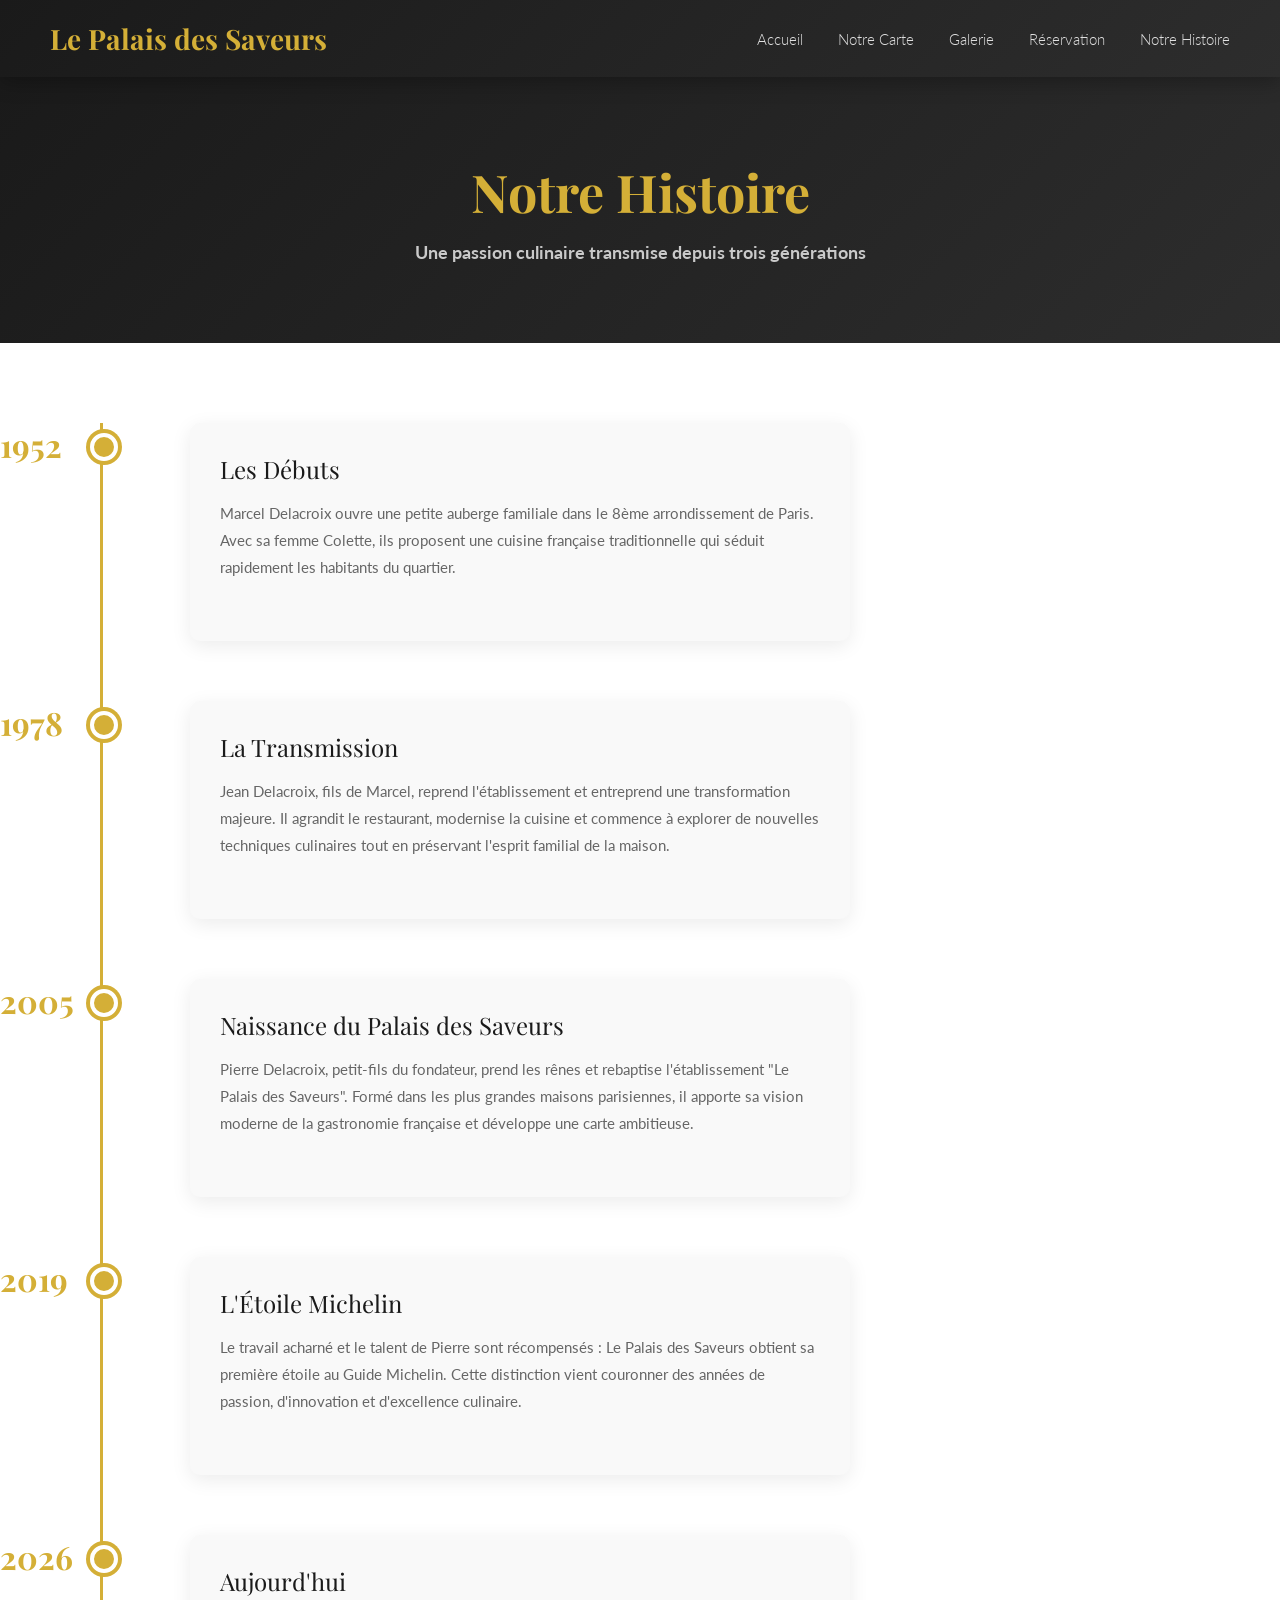
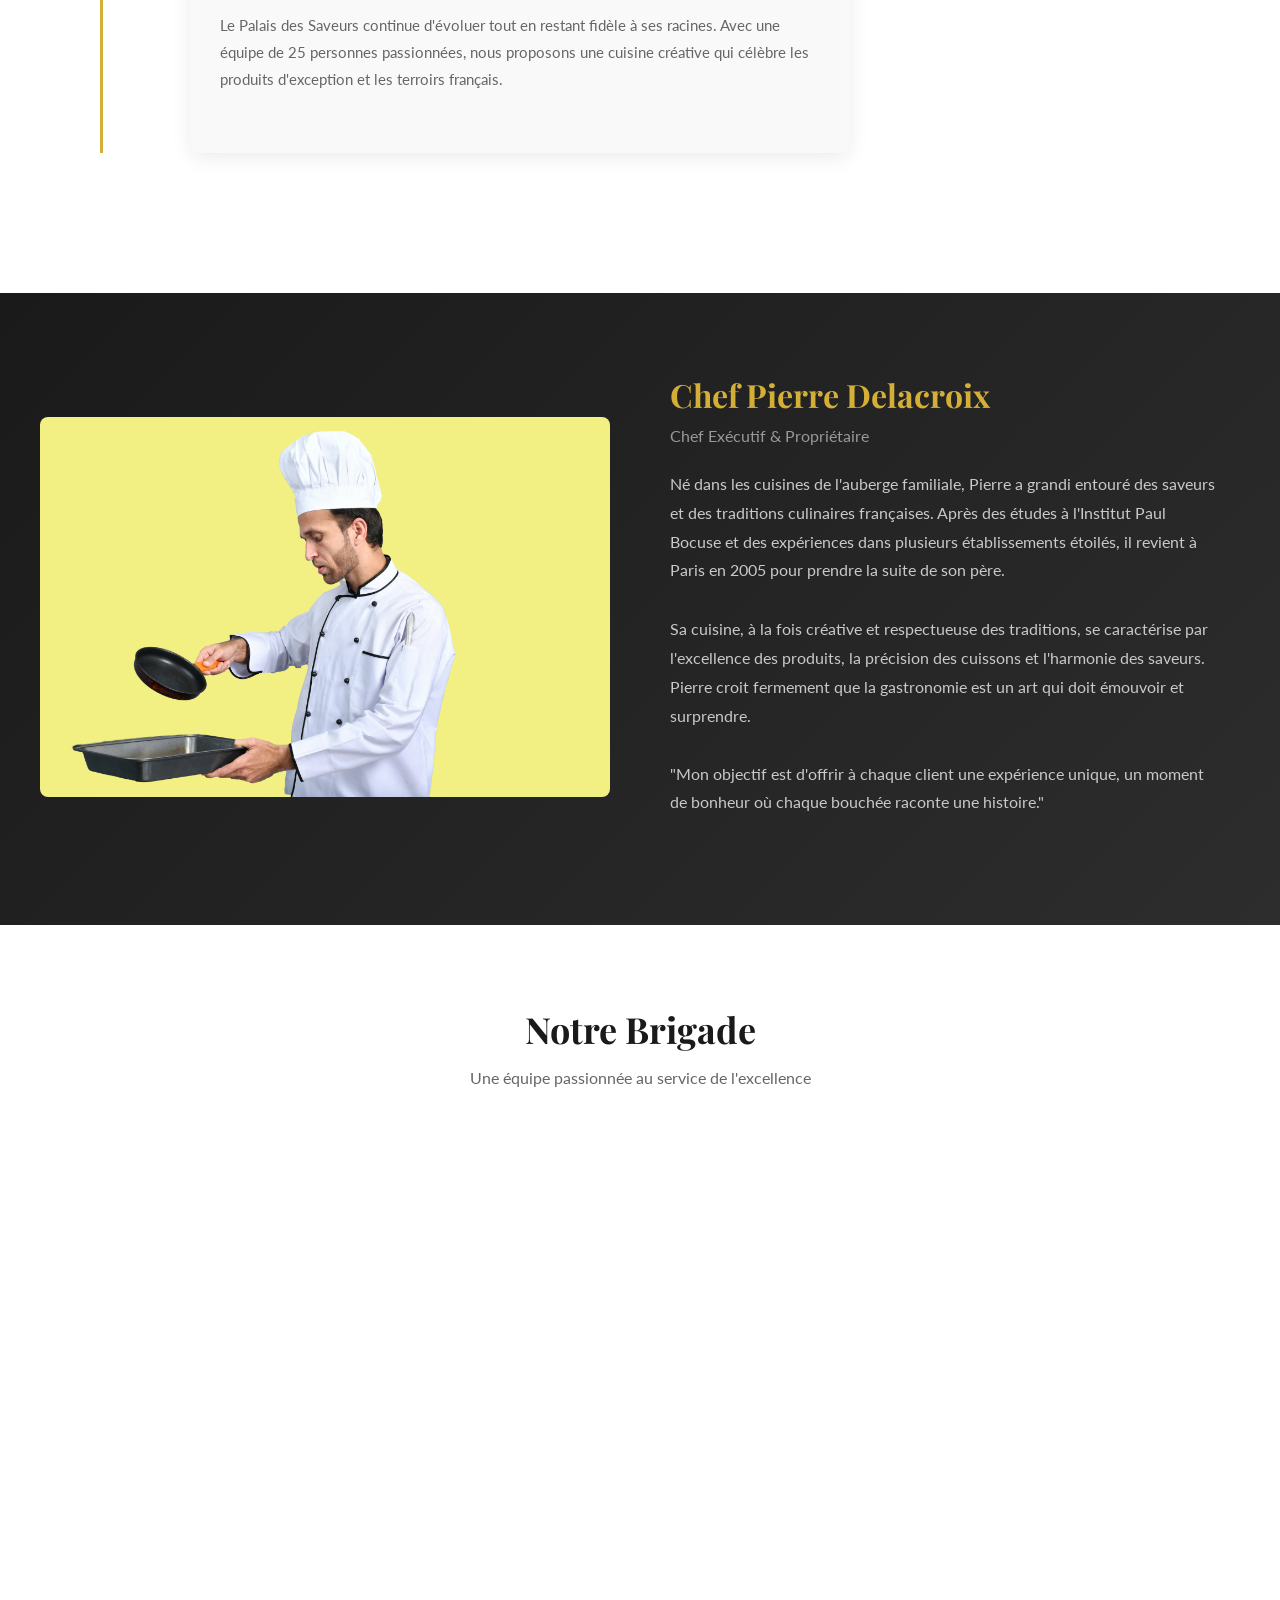
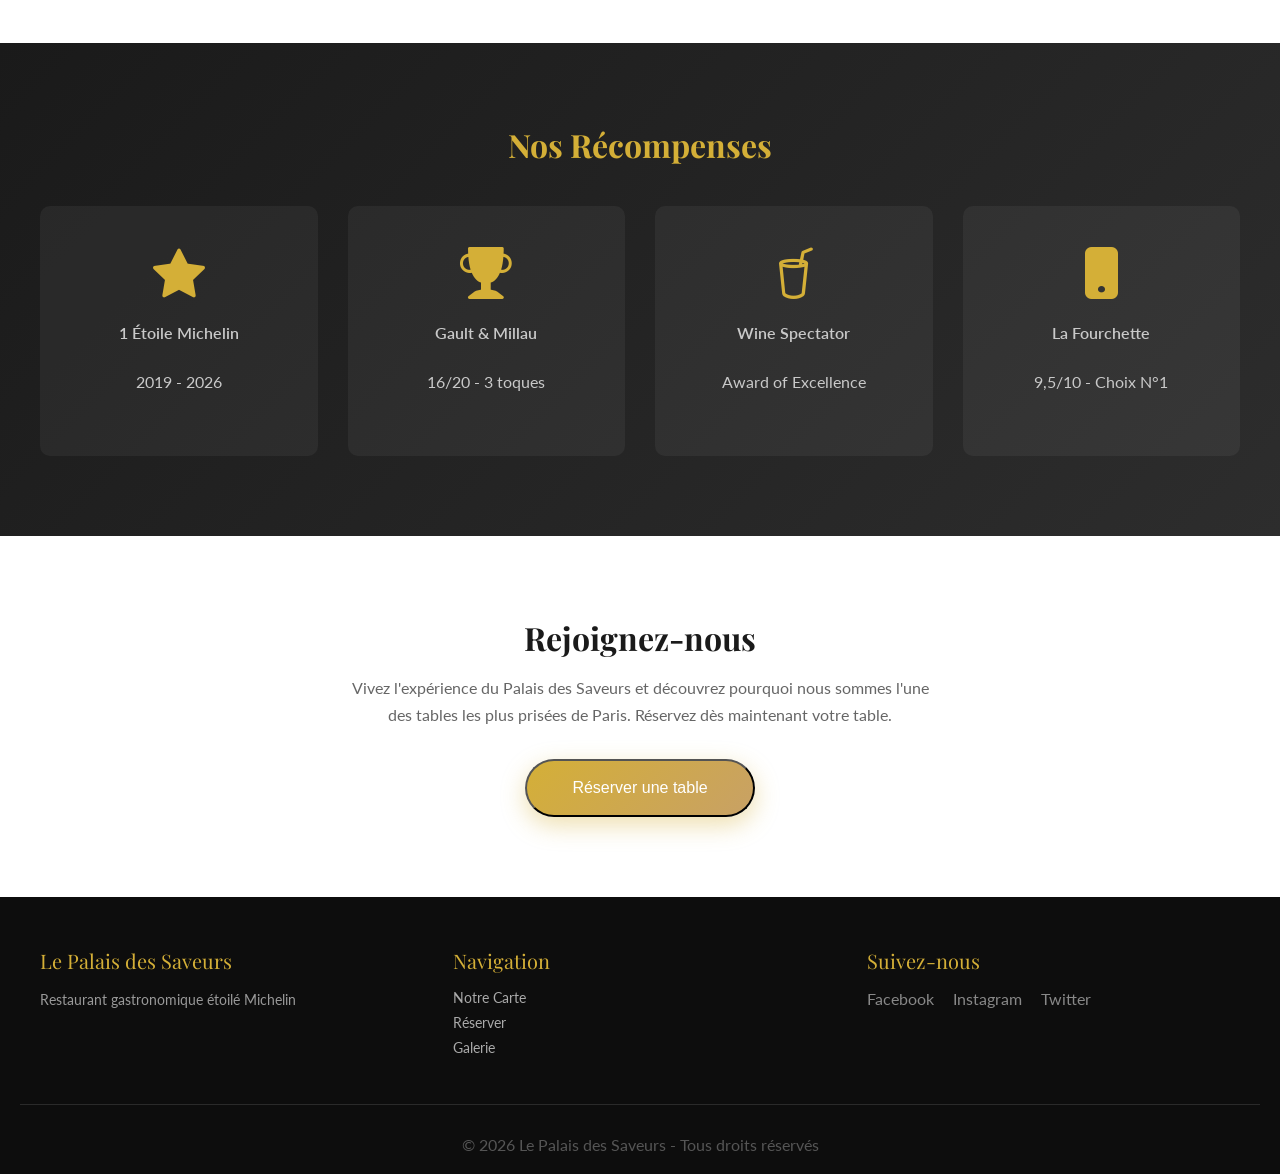
<file: histoire.html>
<!DOCTYPE html>
<html lang="fr">

<head>
    <meta charset="UTF-8">
    <meta name="viewport" content="width=device-width, initial-scale=1.0">
    <title>Notre Histoire - Le Palais des Saveurs</title>
    <link rel="stylesheet" href="./assets/css/style.css">
    <link rel="stylesheet" href="./assets/css/histoire.css">
    <link rel="preconnect" href="https://fonts.googleapis.com">
    <link rel="preconnect" href="https://fonts.gstatic.com" crossorigin>
    <link
        href="https://fonts.googleapis.com/css2?family=Playfair+Display:wght@400;700&family=Lato:wght@300;400&display=swap"
        rel="stylesheet">
    <link rel="stylesheet" href="https://cdn.jsdelivr.net/npm/bootstrap-icons@1.11.3/font/bootstrap-icons.min.css">
    <script src="./assets/js/script.js" defer></script>
</head>

<body>
    <main>
    <div class="navbar">
        <div class="logo" onclick="window.location='index.html'">Le Palais des Saveurs</div>
        <div class="nav-items">
            <div class="nav-link" onclick="window.location='index.html'">Accueil</div>
            <div class="nav-link" onclick="window.location='menu.html'">Notre Carte</div>
            <div class="nav-link" onclick="window.location='galerie.html'">Galerie</div>
            <div class="nav-link" onclick="window.location='reservation.html'">Réservation</div>
            <div class="nav-link" onclick="window.location='histoire.html'">Notre Histoire</div>
        </div>
    </div>

    <div class="page-header">
        <h1 class="page-title">Notre Histoire</h1>
        <h2 class="page-subtitle">Une passion culinaire transmise depuis trois générations</h2>
    </div>

    <div class="section-white">
        <div class="container">
            <div class="timeline">
                <div class="timeline-item">
                    <div class="timeline-year">1952</div>
                    <div class="timeline-content">
                        <div class="timeline-title">Les Débuts</div>
                        <p>
                            Marcel Delacroix ouvre une petite auberge familiale dans le 8ème arrondissement de Paris.
                            Avec sa femme Colette, ils proposent une cuisine française traditionnelle qui séduit
                            rapidement
                            les habitants du quartier.
                        </p>
                    </div>
                </div>

                <div class="timeline-item">
                    <div class="timeline-year">1978</div>
                    <div class="timeline-content">
                        <div class="timeline-title">La Transmission</div>
                        <p>
                            Jean Delacroix, fils de Marcel, reprend l'établissement et entreprend une transformation
                            majeure.
                            Il agrandit le restaurant, modernise la cuisine et commence à explorer de nouvelles
                            techniques culinaires
                            tout en préservant l'esprit familial de la maison.
                        </p>
                    </div>
                </div>

                <div class="timeline-item">
                    <div class="timeline-year">2005</div>
                    <div class="timeline-content">
                        <div class="timeline-title">Naissance du Palais des Saveurs</div>
                        <p>
                            Pierre Delacroix, petit-fils du fondateur, prend les rênes et rebaptise l'établissement
                            "Le Palais des Saveurs". Formé dans les plus grandes maisons parisiennes, il apporte sa
                            vision moderne
                            de la gastronomie française et développe une carte ambitieuse.
                        </p>
                    </div>
                </div>

                <div class="timeline-item">
                    <div class="timeline-year">2019</div>
                    <div class="timeline-content">
                        <div class="timeline-title">L'Étoile Michelin</div>
                        <p>
                            Le travail acharné et le talent de Pierre sont récompensés : Le Palais des Saveurs obtient
                            sa première étoile au Guide Michelin. Cette distinction vient couronner des années de
                            passion,
                            d'innovation et d'excellence culinaire.
                        </p>
                    </div>
                </div>

                <div class="timeline-item">
                    <div class="timeline-year">2026</div>
                    <div class="timeline-content">
                        <div class="timeline-title">Aujourd'hui</div>
                        <p>
                            Le Palais des Saveurs continue d'évoluer tout en restant fidèle à ses racines. Avec une
                            équipe
                            de 25 personnes passionnées, nous proposons une cuisine créative qui célèbre les produits
                            d'exception
                            et les terroirs français.
                        </p>
                    </div>
                </div>
            </div>
        </div>
    </div>

    <div class="section-dark">
        <div class="container">
            <div class="two-columns">
                <div class="column-image">
                    <img class="image_p" src="./assets/images/fotos-bZIZ898_3LA-unsplash.jpg" alt="image du chef Pierre Delacroix"
                        >
                </div>
                <div class="column-text">
                    <h2 class="texte_titre">
                        Chef Pierre Delacroix</h2>
                    <div class="texte_sous_titre">
                        Chef Exécutif & Propriétaire
                    </div>
                    <p class="texte_paragraphe">
                        Né dans les cuisines de l'auberge familiale, Pierre a grandi entouré des saveurs et des
                        traditions
                        culinaires françaises. Après des études à l'Institut Paul Bocuse et des expériences dans
                        plusieurs
                        établissements étoilés, il revient à Paris en 2005 pour prendre la suite de son père.
                    </p>
                    <p class="texte_paragraphe2">
                        Sa cuisine, à la fois créative et respectueuse des traditions, se caractérise par l'excellence
                        des produits, la précision des cuissons et l'harmonie des saveurs. Pierre croit fermement que
                        la gastronomie est un art qui doit émouvoir et surprendre.
                    </p>
                    <p class="texte_paragraphe3">
                        "Mon objectif est d'offrir à chaque client une expérience unique, un moment de bonheur où chaque
                        bouchée raconte une histoire."
                    </p>
                </div>
            </div>
        </div>
    </div>

    <div class="section-white">
        <div class="container">
            <div class="container1">
                <h2 class="info_membre">
                    Notre Brigade</h2>
                <p style="color: #666; font-size: 16px;">
                    Une équipe passionnée au service de l'excellence
                </p>
            </div>

            <div class="team-grid">
                <div class="team-member">
                    <img src="./assets/images/premium_photo-1681490177355-9a4dd5e4385a (1).avif" alt="photo de Sophie Martin chef pâtissière"
                        class="team-photo">
                    <h3 class="team-name">Sophie Martin</h3>
                    <p class="team-role">Chef Pâtissière</p>
                    <p>15 ans d'expérience dans les plus grandes maisons parisiennes</p>
                </div>

                <div class="team-member">
                    <img src="./assets/images/photo-1722152667178-be659e54bffc.avif" alt="photo de Thomas Rousseau sous-chef"
                        class="team-photo">
                    <h3 class="team-name">Thomas Rousseau</h3>
                    <p class="team-role">Sous-Chef</p>
                    <p>Bras droit du Chef Pierre depuis 8 ans</p>
                </div>

                <div class="team-member">
                    <img src="./assets/images/photo-1580489944761-15a19d654956.jpg" alt="photo de Isabelle Dubois directrice de salle"
                        class="team-photo">
                    <h3 class="team-name">Isabelle Dubois</h3>
                    <p class="team-role">Directrice de Salle</p>
                    <p>Garantit une expérience client exceptionnelle depuis 2010</p>
                </div>

                <div class="team-member">
                    <img src="./assets/images/photo-1560250097-0b93528c311a.jpg " alt="photo de Antoine Leroux chef sommelier"
                        class="team-photo">
                    <h3 class="team-name">Antoine Leroux</h3>
                    <p class="team-role">Chef Sommelier</p>
                    <p>Meilleur Sommelier de France 2018, passion pour les grands crus</p>
                </div>
            </div>
        </div>
    </div>

    <div class="section-dark">
        <div class="container">
            <div class="container2">
                <h2
                    class="texte_3">
                    Nos Récompenses
                </h2>
            </div>

            <div class="awards-grid">
                <div class="award-item">
                    <div class="award-icon"><i class="bi bi-star-fill"></i></div>
                    <p class="award-title">1 Étoile Michelin</p>
                    <p class="award-year">2019 - 2026</p>
                </div>

                <div class="award-item">
                    <div class="award-icon"><i class="bi bi-trophy-fill"></i></div>
                    <p class="award-title">Gault & Millau</p>
                    <p class="award-year">16/20 - 3 toques</p>
                </div>

                <div class="award-item">
                    <div class="award-icon"><i class="bi bi-cup-straw"></i></div>
                    <p class="award-title">Wine Spectator</p>
                    <p class="award-year">Award of Excellence</p>
                </div>

                <div class="award-item">
                    <div class="award-icon"><i class="bi bi-phone-fill"></i></div>
                    <p class="award-title">La Fourchette</p>
                    <p class="award-year">9,5/10 - Choix N°1</p>
                </div>
            </div>
        </div>
    </div>

    <div class="section-white">
        <div class="container3">
            <h2 class="texte_4">
                Rejoignez-nous
            </h2>
            <p class="texte_paragraphe3">
                Vivez l'expérience du Palais des Saveurs et découvrez pourquoi nous sommes l'une des tables
                les plus prisées de Paris. Réservez dès maintenant votre table.
            </p>
            <button class="btn-primary" onclick="window.location='reservation.html'">Réserver une table</button>
        </div>
    </div>

    <div class="footer">
        <div class="footer-content">
            <div class="footer-section">
                <div class="footer-title">Le Palais des Saveurs</div>
                <p>Restaurant gastronomique étoilé Michelin</p>
            </div>
            <div class="footer-section">
                <div class="footer-title">Navigation</div>
                <div class="footer-link" onclick="window.location='menu.html'">Notre Carte</div>
                <div class="footer-link" onclick="window.location='reservation.html'">Réserver</div>
                <div class="footer-link" onclick="window.location='galerie.html'">Galerie</div>
            </div>
            <div class="footer-section">
                <div class="footer-title">Suivez-nous</div>
                <div style="color: #888; margin-top: 10px;">
                    <span style="margin-right: 15px; cursor: pointer;">Facebook</span>
                    <span style="margin-right: 15px; cursor: pointer;">Instagram</span>
                    <span style="cursor: pointer;">Twitter</span>
                </div>
            </div>
        </div>
        <div class="footer-bottom">
            <p style="color: #555;">© 2026 Le Palais des Saveurs - Tous droits réservés</p>
        </div>
    </div>
    </main>
</body>

</html>
</file>
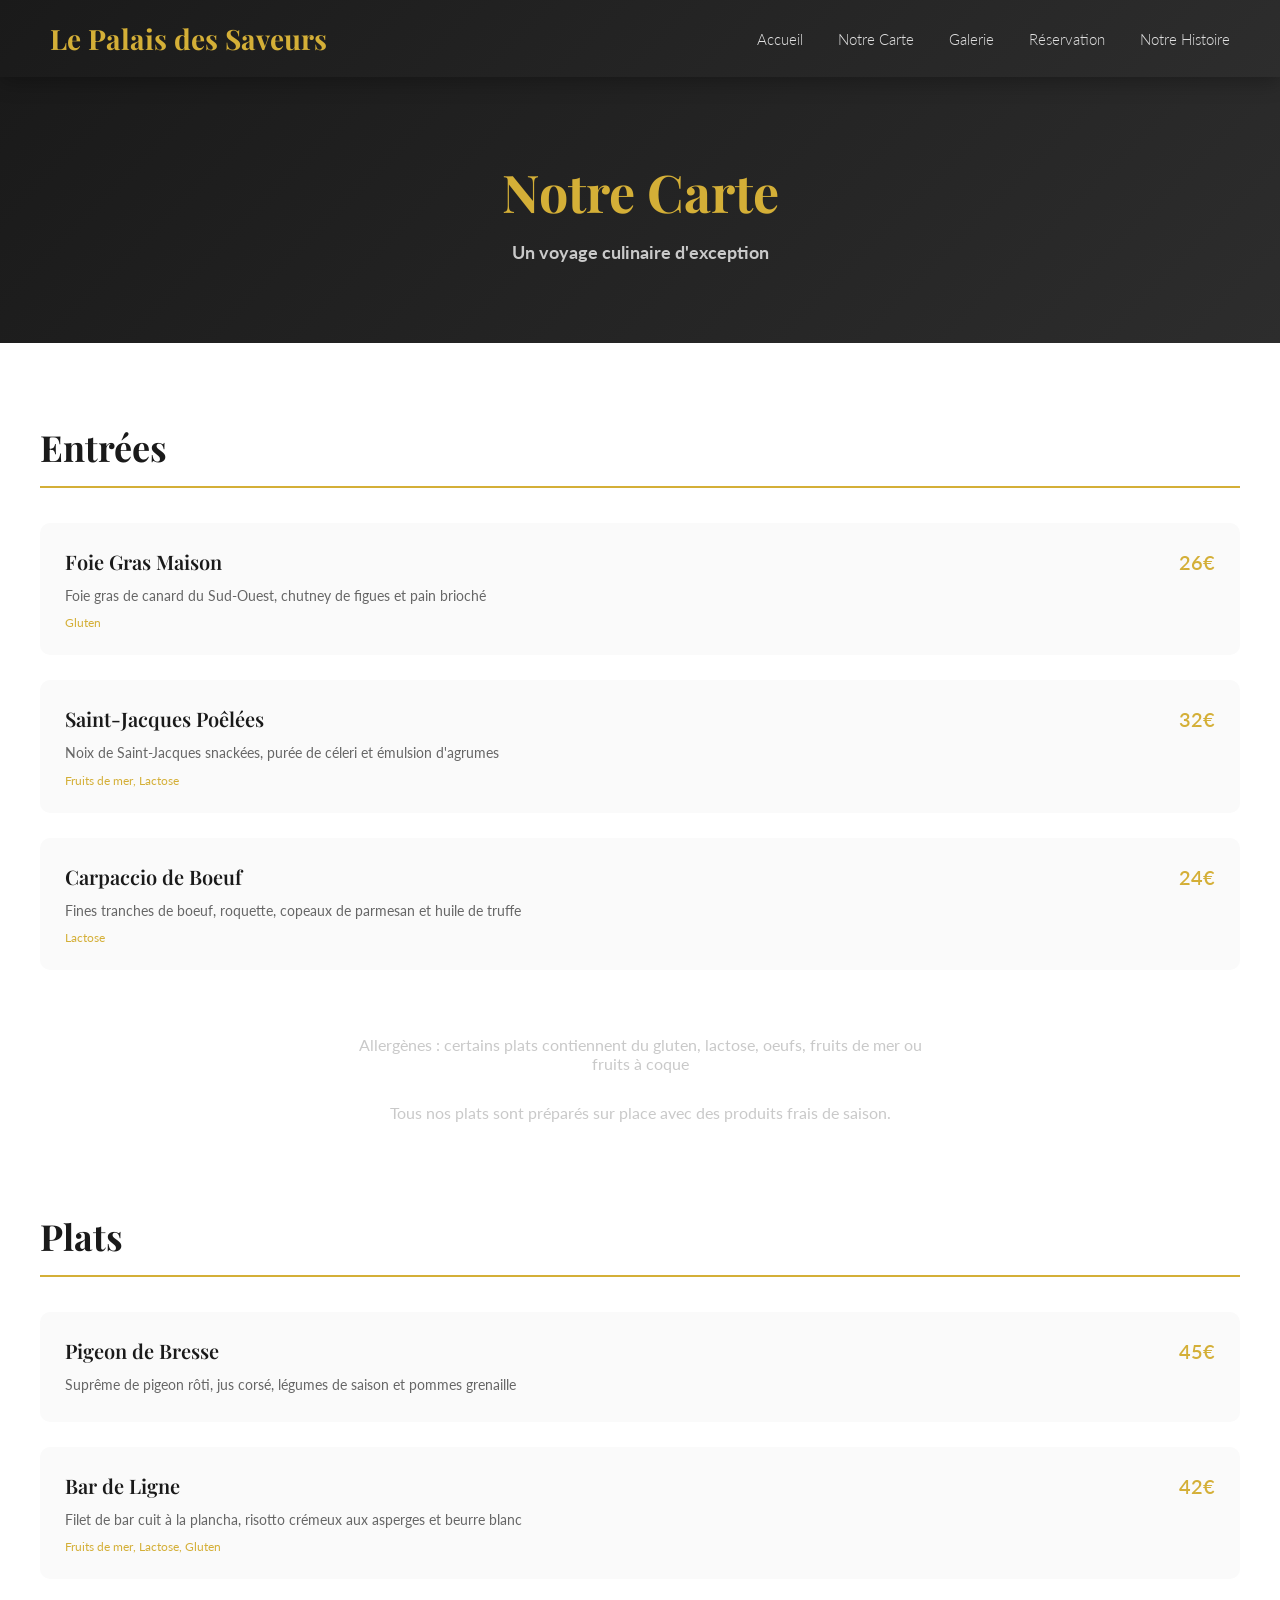
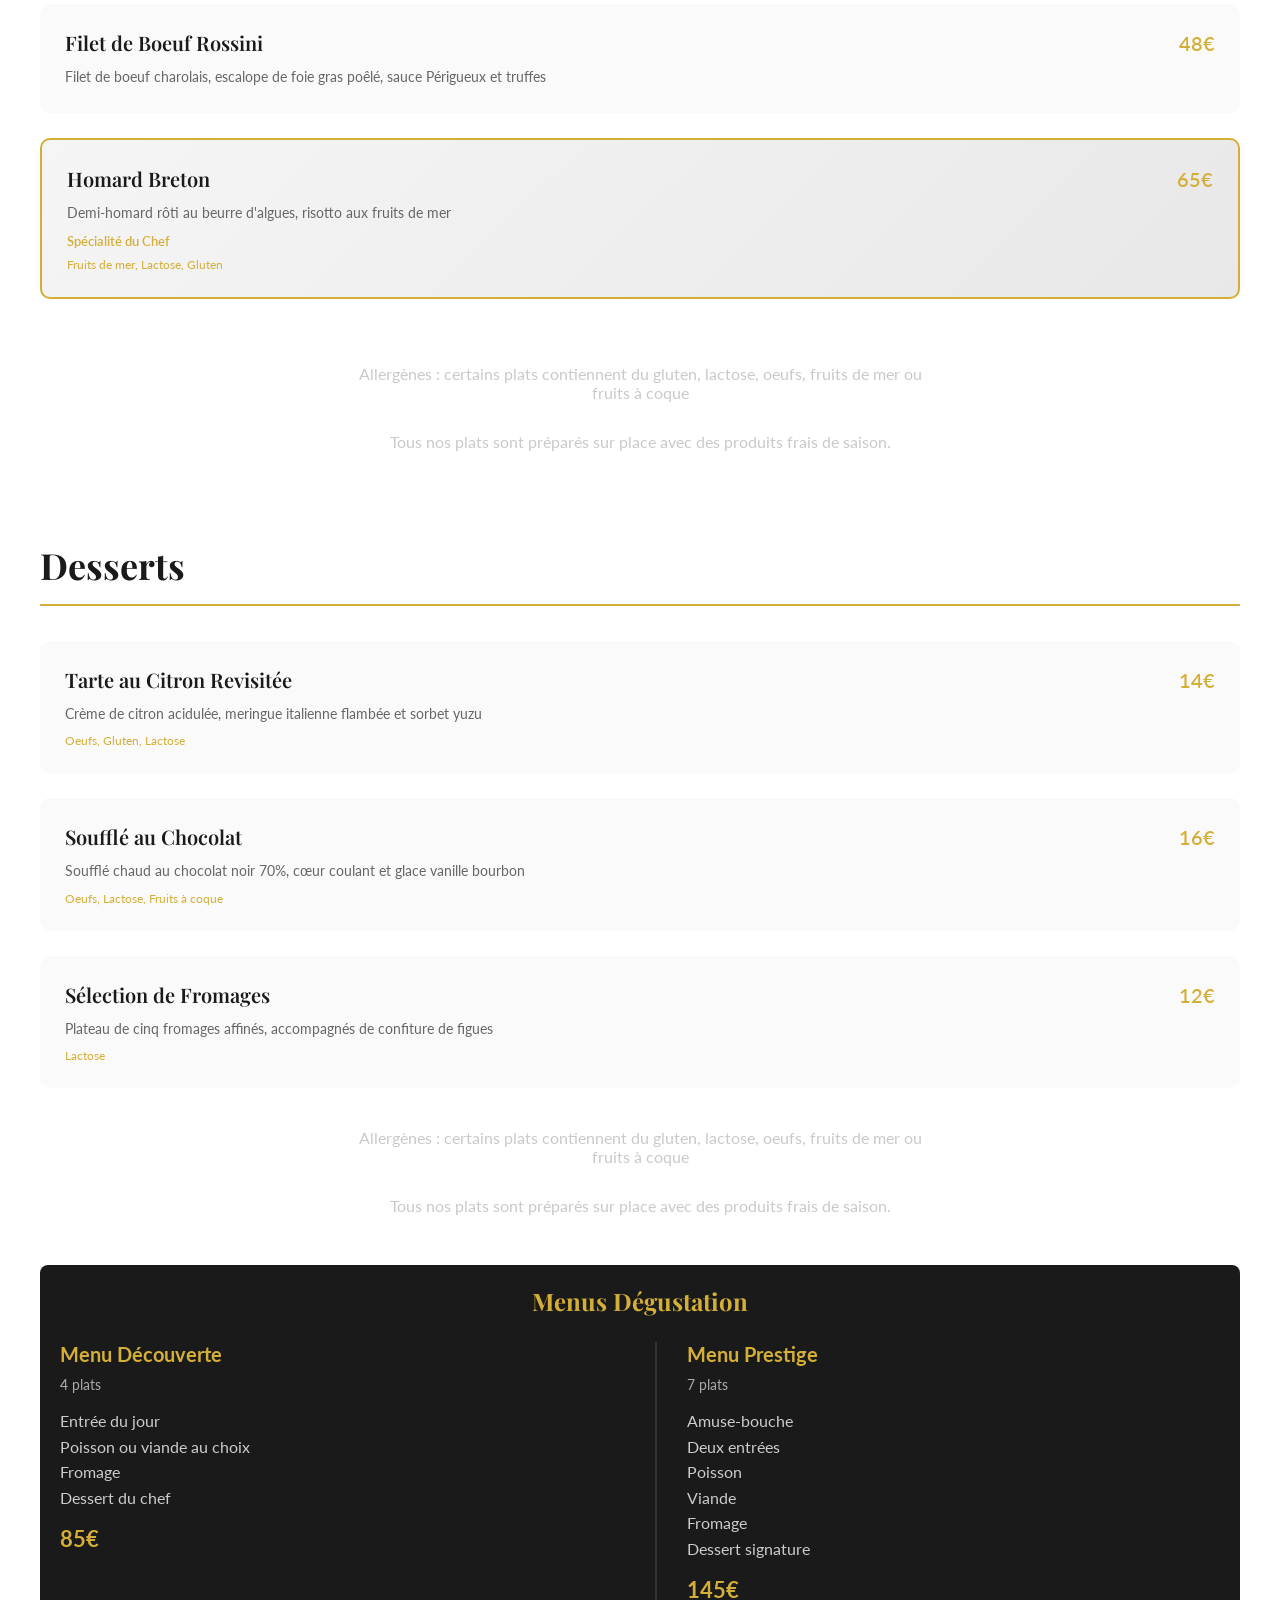
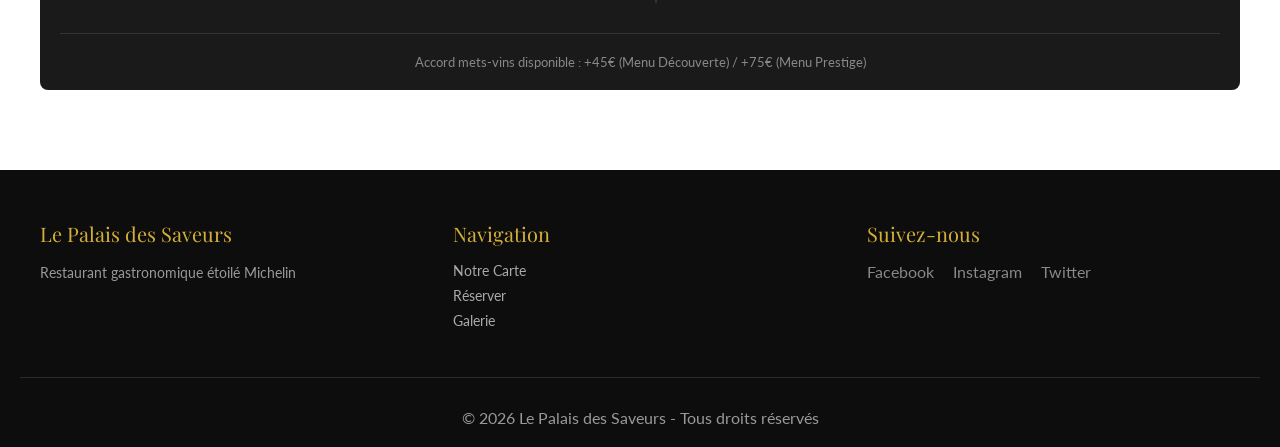
<file: menu.html>
<!DOCTYPE html>
<html lang="fr">

<head>
    <meta charset="UTF-8">
    <meta name="viewport" content="width=device-width, initial-scale=1.0">
    <title>Notre Carte - Le Palais des Saveurs</title>
    <link rel="stylesheet" href="./assets/css/style.css">
    <link rel="preconnect" href="https://fonts.googleapis.com">
    <link rel="preconnect" href="https://fonts.gstatic.com" crossorigin>
    <link
        href="https://fonts.googleapis.com/css2?family=Playfair+Display:wght@400;700&family=Lato:wght@300;400&display=swap"
        rel="stylesheet">
    <link rel="stylesheet" href="./assets/css/main.css">
    <link rel="stylesheet" href="./assets/css/menu.css">
    <script src="./assets/js/script.js" defer></script>
</head>

<body>
    <div class="navbar">
        <div class="logo" onclick="window.location='index.html'">Le Palais des Saveurs</div>
        <div class="nav-items">
            <div class="nav-link" onclick="window.location='index.html'">Accueil</div>
            <div class="nav-link" onclick="window.location='menu.html'">Notre Carte</div>
            <div class="nav-link" onclick="window.location='galerie.html'">Galerie</div>
            <div class="nav-link" onclick="window.location='reservation.html'">Réservation</div>
            <div class="nav-link" onclick="window.location='histoire.html'">Notre Histoire</div>
        </div>
    </div>

    <div class="page-header">
        <h1 class="page-title">Notre Carte</h1>
        <h2 class="page-subtitle">Un voyage culinaire d'exception</h2>
    </div>
<main>
    <div class="section-white">
        <div class="container">
            <section class="menu-section">
                <h2 class="menu-section-title">Entrées</h2>

                <div class="menu-grid">
                    <div class="menu-item">
                        <div class="menu-item-header">
                            <div class="menu-item-name">Foie Gras Maison</div>
                            <div class="menu-item-price">26€</div>
                        </div>
                        <div class="menu-item-desc">Foie gras de canard du Sud-Ouest, chutney de figues et pain brioché
                        </div>
                        <div class="menu-item-allergens"><i
                                class="bi bi-exclamation-circle"></i> Gluten
                        </div>
                    </div>

                    <div class="menu-item">
                        <div class="menu-item-header">
                            <div class="menu-item-name">Saint-Jacques Poêlées</div>
                            <div class="menu-item-price">32€</div>
                        </div>
                        <div class="menu-item-desc">Noix de Saint-Jacques snackées, purée de céleri et émulsion
                            d'agrumes</div>
                        <div class="menu-item-allergens"><i
                                class="bi bi-exclamation-circle"></i> Fruits de mer, Lactose
                        </div>
                    </div>

                    <div class="menu-item">
                        <div class="menu-item-header">
                            <div class="menu-item-name">Carpaccio de Boeuf</div>
                            <div class="menu-item-price">24€</div>
                        </div>
                        <div class="menu-item-desc">Fines tranches de boeuf, roquette, copeaux de parmesan et huile de
                            truffe</div>
                        <div class="menu-item-allergens"><i
                                class="bi bi-exclamation-circle"></i> Lactose
                        </div>
                    </div>
                    <div class="info-section">
                <p><i class="bi bi-info-circle"></i> Allergènes : certains plats contiennent du gluten, lactose, oeufs,
                    fruits de mer ou fruits à coque</p>
                <p class="info-p">Tous nos plats sont préparés sur place avec des produits frais de saison.
                </p>
            </div>
                </div>
            </section>

            <section class="menu-section menu-section-spaced">
                <h2 class="menu-section-title">Plats</h2>

                <div class="menu-grid">
                    <div class="menu-item">
                        <div class="menu-item-header">
                            <div class="menu-item-name">Pigeon de Bresse</div>
                            <div class="menu-item-price">45€</div>
                        </div>
                        <div class="menu-item-desc">Suprême de pigeon rôti, jus corsé, légumes de saison et pommes
                            grenaille</div>
                    </div>

                    <div class="menu-item">
                        <div class="menu-item-header">
                            <div class="menu-item-name">Bar de Ligne</div>
                            <div class="menu-item-price">42€</div>
                        </div>
                        <div class="menu-item-desc">Filet de bar cuit à la plancha, risotto crémeux aux asperges et
                            beurre blanc</div>
                        <div class="menu-item-allergens">
                            <i class="bi bi-exclamation-circle"></i> Fruits de mer, Lactose, Gluten
                        </div>
                    </div>

                    <div class="menu-item">
                        <div class="menu-item-header">
                            <div class="menu-item-name">Filet de Boeuf Rossini</div>
                            <div class="menu-item-price">48€</div>
                        </div>
                        <div class="menu-item-desc">Filet de boeuf charolais, escalope de foie gras poêlé, sauce
                            Périgueux et truffes</div>
                    </div>

                    <div class="menu-item special-item">
                        <div class="menu-item-header">
                            <div class="menu-item-name">Homard Breton</div>
                            <div class="menu-item-price">65€</div>
                        </div>
                        <div class="menu-item-desc">Demi-homard rôti au beurre d'algues, risotto aux fruits de mer</div>
                        <div class="special-text"><i
                                class="bi bi-star-fill"></i> Spécialité du
                            Chef</div>
                        <div class="menu-item-allergens">
                            <i class="bi bi-exclamation-circle"></i> Fruits de mer, Lactose, Gluten
                        </div>
                    </div>
                    <div class="info-section">
                <p><i class="bi bi-info-circle"></i> Allergènes : certains plats contiennent du gluten, lactose, oeufs,
                    fruits de mer ou fruits à coque</p>
                <p class="info-p">Tous nos plats sont préparés sur place avec des produits frais de saison.
                </p>
            </div>
                </div>
            </section>

            <section class="menu-section menu-section-spaced">
                <h2 class="menu-section-title">Desserts</h2>

                <div class="menu-grid">
                    <div class="menu-item">
                        <div class="menu-item-header">
                            <div class="menu-item-name">Tarte au Citron Revisitée</div>
                            <div class="menu-item-price">14€</div>
                        </div>
                        <div class="menu-item-desc">Crème de citron acidulée, meringue italienne flambée et sorbet yuzu
                        </div>
                        <div class="menu-item-allergens">
                            <i class="bi bi-exclamation-circle"></i> Oeufs, Gluten, Lactose
                        </div>
                    </div>

                    <div class="menu-item">
                        <div class="menu-item-header">
                            <div class="menu-item-name">Soufflé au Chocolat</div>
                            <div class="menu-item-price">16€</div>
                        </div>
                        <div class="menu-item-desc">Soufflé chaud au chocolat noir 70%, cœur coulant et glace vanille
                            bourbon</div>
                        <div class="menu-item-allergens">
                            <i class="bi bi-exclamation-circle"></i> Oeufs, Lactose, Fruits à coque
                        </div>
                    </div>

                    <div class="menu-item">
                        <div class="menu-item-header">
                            <div class="menu-item-name">Sélection de Fromages</div>
                            <div class="menu-item-price">12€</div>
                        </div>
                        <div class="menu-item-desc">Plateau de cinq fromages affinés, accompagnés de confiture de figues
                        </div>
                        <div class="menu-item-allergens"><i
                                class="bi bi-exclamation-circle"></i> Lactose
                        </div>
                    </div>
                </div>
            </section>

            <div class="info-section">
                <p><i class="bi bi-info-circle"></i> Allergènes : certains plats contiennent du gluten, lactose, oeufs,
                    fruits de mer ou fruits à coque</p>
                <p class="info-p">Tous nos plats sont préparés sur place avec des produits frais de saison.
                </p>
            </div>

            <section class="degustation-section">
                <h2 class="degustation-title">
                    Menus Dégustation</h2>

                <div class="degustation-grid">
                    <div>
                        <div class="menu-name">Menu
                            Découverte</div>
                        <div class="menu-plats">4 plats</div>
                        <div class="menu-desc">
                            Entrée du jour<br>
                            Poisson ou viande au choix<br>
                            Fromage<br>
                            Dessert du chef
                        </div>
                        <div class="menu-price">85€</div>
                    </div>

                    <div class="menu-prestige">
                        <div class="menu-name">Menu
                            Prestige</div>
                        <div class="menu-plats">7 plats</div>
                        <div class="menu-desc">
                            Amuse-bouche<br>
                            Deux entrées<br>
                            Poisson<br>
                            Viande<br>
                            Fromage<br>
                            Dessert signature
                        </div>
                        <div class="menu-price">145€</div>
                    </div>
                </div>

                <div class="accordion-text">
                    Accord mets-vins disponible : +45€ (Menu Découverte) / +75€ (Menu Prestige)
                </div>
            </section>

            
        </div>
    </div>
</main>

    <div class="footer">
        <div class="footer-content">
            <div class="footer-section">
                <div class="footer-title">Le Palais des Saveurs</div>
                <p>Restaurant gastronomique étoilé Michelin</p>
            </div>
            <div class="footer-section">
                <div class="footer-title">Navigation</div>
                <div class="footer-link" onclick="window.location='menu.html'">Notre Carte</div>
                <div class="footer-link" onclick="window.location='reservation.html'">Réserver</div>
                <div class="footer-link" onclick="window.location='galerie.html'">Galerie</div>
            </div>
            <div class="footer-section">
                <div class="footer-title">Suivez-nous</div>
                <div class="social-links">
                    <span>Facebook</span>
                    <span>Instagram</span>
                    <span>Twitter</span>
                </div>
            </div>
        </div>
        <div class="footer-bottom">
            <p>© 2026 Le Palais des Saveurs - Tous droits réservés</p>
        </div>
    </div>
</body>

</html>
</file>
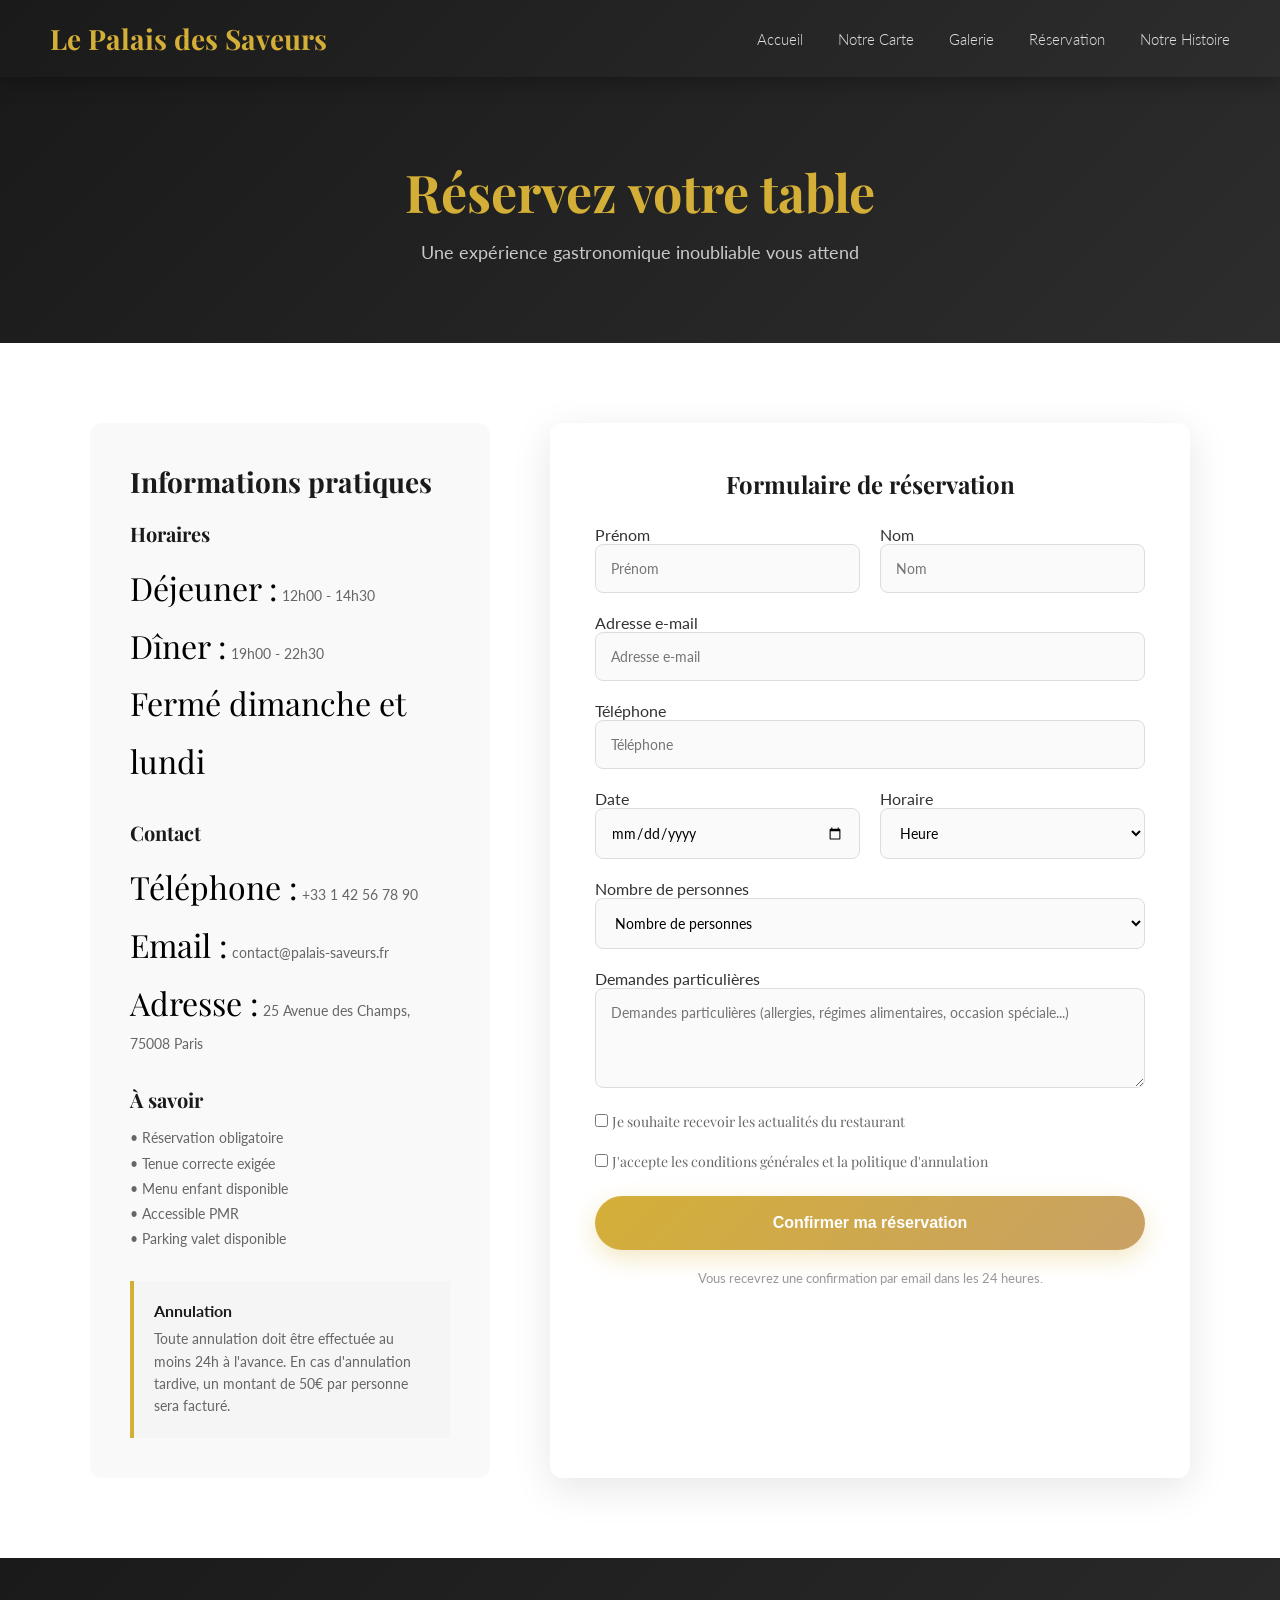
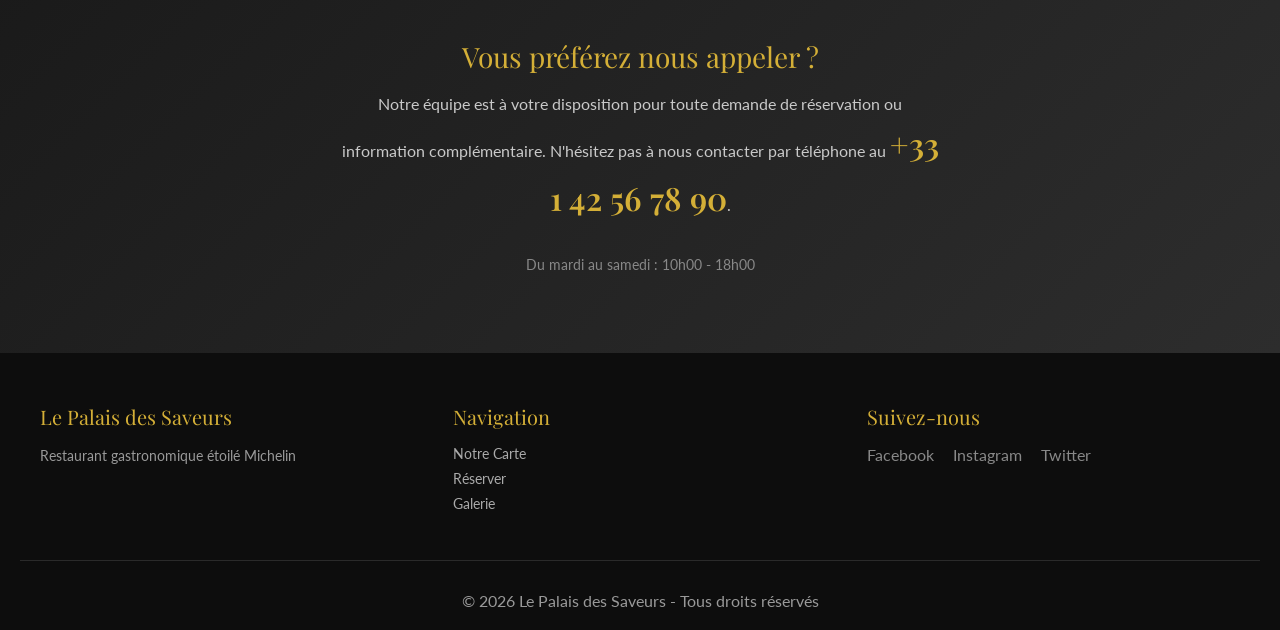
<file: reservation.html>
<!DOCTYPE html>
<html lang="fr">

<head>
    <meta charset="UTF-8">
    <meta name="viewport" content="width=device-width, initial-scale=1.0">
    <title>Réservation - Le Palais des Saveurs</title>
    <link rel="stylesheet" href="./assets/css/style.css">
    <link rel="preconnect" href="https://fonts.googleapis.com">
    <link rel="preconnect" href="https://fonts.gstatic.com" crossorigin>
    <link
        href="https://fonts.googleapis.com/css2?family=Playfair+Display:wght@400;700&family=Lato:wght@300;400&display=swap"
        rel="stylesheet">
    <link rel="stylesheet" href="https://cdn.jsdelivr.net/npm/bootstrap-icons@1.11.3/font/bootstrap-icons.min.css">
    <script src="./assets/js/script.js" defer></script>
</head>

<body>
    <div class="navbar">
        <div class="logo" onclick="window.location='index.html'">Le Palais des Saveurs</div>
        <div class="nav-items">
            <div class="nav-link" onclick="window.location='index.html'">Accueil</div>
            <div class="nav-link" onclick="window.location='menu.html'">Notre Carte</div>
            <div class="nav-link" onclick="window.location='galerie.html'">Galerie</div>
            <div class="nav-link" onclick="window.location='reservation.html'">Réservation</div>
            <div class="nav-link" onclick="window.location='histoire.html'">Notre Histoire</div>
        </div>
    </div>

    <div class="page-header">
        <h1 class="page-title">Réservez votre table</h1>
        <div class="page-subtitle">Une expérience gastronomique inoubliable vous attend</div>
    </div>
    <main>
        <div class="section-white">
            <div class="container">
                <div class="reservation-container">
                    <div class="reservation-info">
                        <h2
                            style="font-size: 28px; font-family: 'Playfair Display', serif; color: #1a1a1a; margin-bottom: 20px;">
                            Informations pratiques
                    </h2>

                        <div class="info-block">
                            <h3 class="info-block-title">Horaires</h3>
                            <div class="info-block-content">
                                <span style="color: #000000;">Déjeuner :</span> 12h00 - 14h30<br>
                                <span style="color: #000000;">Dîner :</span> 19h00 - 22h30<br>
                                <span style="color: #000000;">Fermé dimanche et lundi</span>
                            </div>
                        </div>

                        <div class="info-block">
                            <h3 class="info-block-title">Contact</h3>
                            <div class="info-block-content">
                                <span style="color: #000000;">Téléphone :</span> +33 1 42 56 78 90<br>
                                <span style="color: #000000;">Email :</span> contact@palais-saveurs.fr<br>
                                <span style="color: #000000;">Adresse :</span> 25 Avenue des Champs, 75008 Paris
                            </div>
                        </div>

                        <div class="info-block">
                            <h3 class="info-block-title">À savoir</h3>
                            <div class="info-block-content">
                                • Réservation obligatoire<br>
                                • Tenue correcte exigée<br>
                                • Menu enfant disponible<br>
                                • Accessible PMR<br>
                                • Parking valet disponible
                            </div>
                        </div>

                        <div style="margin-top: 30px; padding: 20px; background: #f5f5f5; border-left: 4px solid #d4af37;">
                            <div style="font-weight: bold; color: #1a1a1a; margin-bottom: 8px;">Annulation</div>
                            <div style="font-size: 14px; color: #666; line-height: 1.6;">
                                Toute annulation doit être effectuée au moins 24h à l'avance.
                                En cas d'annulation tardive, un montant de 50€ par personne sera facturé.
                            </div>
                        </div>
                    </div>

                    <div class="reservation-form-container">
                        <form class="reservation-form" onsubmit="return handleReservation(event)">
                            <h2
                                style="font-size: 24px; font-family: 'Playfair Display', serif; color: #1a1a1a; margin-bottom: 25px; text-align: center;">
                                Formulaire de réservation
                        </h2>

                            <div class="form-row">
                                <div class="form-group">
                                    <label for="Prénom">Prénom</label>
                                    <input type="text" class="form-input" placeholder="Prénom" id="Prénom">
                                </div>
                                <div class="form-group">
                                    <label for="Nom">Nom</label>
                                    <input type="text" class="form-input" placeholder="Nom" id="Nom">
                                </div>
                            </div>

                            <div class="form-group">
                                <label for="email">Adresse e-mail</label>
                                <input type="email" class="form-input" placeholder="Adresse e-mail" id="email">
                            </div>

                            <div class="form-group">
                                <label for="tel">Téléphone</label>
                                <input type="tel" class="form-input" placeholder="Téléphone" id="tel">
                            </div>

                            <div class="form-row">
                                <div class="form-group">
                                    <label for="date">Date</label>
                                    <input type="date" class="form-input" id="date">
                                </div>
                                <div class="form-group">
                                    <label for="heure">Horaire</label>
                                    <select class="form-input" id="heure">
                                        <option>Heure</option>
                                        <option>12:00</option>
                                        <option>12:30</option>
                                        <option>13:00</option>
                                        <option>13:30</option>
                                        <option>14:00</option>
                                        <option>19:00</option>
                                        <option>19:30</option>
                                        <option>20:00</option>
                                        <option>20:30</option>
                                        <option>21:00</option>
                                        <option>21:30</option>
                                        <option>22:00</option>
                                    </select>
                                </div>
                            </div>

                            <div class="form-group">
                                <label for="nombre">Nombre de personnes</label>
                                <select class="form-input" id="nombre">
                                    <option>Nombre de personnes</option>
                                    <option>1 personne</option>
                                    <option>2 personnes</option>
                                    <option>3 personnes</option>
                                    <option>4 personnes</option>
                                    <option>5 personnes</option>
                                    <option>6 personnes</option>
                                    <option>7 personnes</option>
                                    <option>8 personnes</option>
                                    <option>Plus de 8 personnes</option>
                                </select>
                            </div>

                            <div class="form-group">
                                <label for="demande">Demandes particulières</label>
                                <textarea class="form-input" rows="4"
                                    placeholder="Demandes particulières (allergies, régimes alimentaires, occasion spéciale...)" id="demande"></textarea>
                            </div>

                            <div style="margin-bottom: 20px;">
                                <input type="checkbox" id="newsletter" name="recevoir_actualités" aria-label="recevoir_actualités">
                                <span
                                    onclick="document.getElementById('newsletter').checked = !document.getElementById('newsletter').checked"
                                    style="cursor: pointer; font-size: 14px; color: #666;">
                                    Je souhaite recevoir les actualités du restaurant
                                </span>
                            </div>

                            <div style="margin-bottom: 25px;">
                                <input type="checkbox" id="cgv" name="conditions générales" aria-label="conditions_générales">
                                <span
                                    onclick="document.getElementById('cgv').checked = !document.getElementById('cgv').checked"
                                    style="cursor: pointer; font-size: 14px; color: #666;" >
                                    J'accepte les conditions générales et la politique d'annulation
                                </span>
                            </div>

                            <button type="submit" class="btn-submit">Confirmer ma réservation</button>

                            <div style="text-align: center; margin-top: 20px; font-size: 13px; color: #999;">
                                Vous recevrez une confirmation par email dans les 24 heures.
                            </div>
                        </form>
                    </div>
                </div>
            </div>
        </div>

        <div class="section-dark">
            <div class="container">
                <div style="text-align: center; max-width: 700px; margin: 0 auto;">
                    <div
                        style="font-size: 28px; font-family: 'Playfair Display', serif; color: #d4af37; margin-bottom: 15px;">
                        Vous préférez nous appeler ?
                    </div>
                    <p style="color: #c9c9c9; line-height: 1.7;">
                        Notre équipe est à votre disposition pour toute demande de réservation ou information
                        complémentaire.
                        N'hésitez pas à nous contacter par téléphone au <span style="color: #d4af37; font-weight: 600;">+33
                            1 42 56 78 90</span>.
                    </p>
                    <div style="margin-top: 25px; color: #888; font-size: 14px;">
                        Du mardi au samedi : 10h00 - 18h00
                    </div>
                </div>
            </div>
        </div>

        <div class="footer">
            <div class="footer-content">
                <div class="footer-section">
                    <div class="footer-title">Le Palais des Saveurs</div>
                    <p>Restaurant gastronomique étoilé Michelin</p>
                </div>
                <div class="footer-section">
                    <div class="footer-title">Navigation</div>
                    <div class="footer-link" onclick="window.location='menu.html'">Notre Carte</div>
                    <div class="footer-link" onclick="window.location='reservation.html'">Réserver</div>
                    <div class="footer-link" onclick="window.location='galerie.html'">Galerie</div>
                </div>
                <div class="footer-section">
                    <div class="footer-title">Suivez-nous</div>
                    <div style="color: #888; margin-top: 10px;">
                        <span style="margin-right: 15px; cursor: pointer;">Facebook</span>
                        <span style="margin-right: 15px; cursor: pointer;">Instagram</span>
                        <span style="cursor: pointer;">Twitter</span>
                    </div>
                </div>
            </div>
            <div class="footer-bottom">
                <p style="color: #999;">© 2026 Le Palais des Saveurs - Tous droits réservés</p>
            </div>
        </div>
    </main>
</body>

</html>
</file>
<file: assets/css/style.css>
* {
    margin: 0;
    padding: 0;
    box-sizing: border-box;
}

body {
    font-family: 'Lato', sans-serif;
    color: #333;
    background: #fff;
}

/* ============================================
   2. NAVIGATION
   Barre de navigation, logo et liens
   ============================================ */

.navbar {
    background: linear-gradient(135deg, #1a1a1a 0%, #2d2d2d 100%);
    padding: 20px 50px;
    display: flex;
    justify-content: space-between;
    align-items: center;
    box-shadow: 0 4px 20px rgba(0, 0, 0, 0.3);
    position: sticky;
    top: 0;
    z-index: 1000;
}

.logo {
    font-family: 'Playfair Display', serif;
    font-size: 28px;
    color: #d4af37;
    font-weight: 700;
    cursor: pointer;
    transition: all 0.3s;
}

.logo:hover {
    color: #e8c46f;
    transform: scale(1.05);
}

.nav-items {
    display: flex;
    gap: 35px;
}

a {
    text-decoration: none;
}

.nav-link {
    color: #e0e0e0;
    font-size: 15px;
    font-weight: 300;
    cursor: pointer;
    transition: all 0.3s;
    padding: 8px 0;
    position: relative;
}

.nav-link:hover {
    color: #d4af37;
}

.nav-link::after {
    content: '';
    position: absolute;
    width: 0;
    height: 2px;
    bottom: 0;
    left: 0;
    background: #d4af37;
    transition: width 0.3s;
}

.nav-link:hover::after {
    width: 100%;
}

/* ============================================
   3. HERO SECTION
   Section hero de la page d'accueil
   ============================================ */

.hero-section {
    height: 85vh;
    background-size: cover;
    background-position: center;
    background-repeat: no-repeat;
    position: relative;
    display: flex;
    align-items: center;
    justify-content: center;
}

.hero-overlay {
    position: absolute;
    top: 0;
    left: 0;
    width: 100%;
    height: 100%;
    background: linear-gradient(135deg, rgba(0, 0, 0, 0.7) 0%, rgba(0, 0, 0, 0.4) 100%);
}

.hero-text {
    position: relative;
    z-index: 10;
    text-align: center;
    color: white;
    animation: fadeInUp 1s;
}

.hero-title {
    font-family: 'Playfair Display', serif;
    font-size: 64px;
    font-weight: 700;
    margin-bottom: 20px;
    color: #fff;
    text-shadow: 2px 2px 10px rgba(0, 0, 0, 0.5);
}

.hero-subtitle {
    font-size: 22px;
    font-weight: 300;
    color: #e0e0e0;
    margin-bottom: 40px;
    letter-spacing: 1px;
}

/* ============================================
   4. COMPOSANTS GLOBAUX
   Boutons, cartes, sections communes
   ============================================ */

.btn-primary {
    display: inline-block;
    background: linear-gradient(135deg, #d4af37 0%, #c8a165 100%);
    color: white;
    padding: 18px 45px;
    font-size: 16px;
    font-weight: 400;
    cursor: pointer;
    transition: all 0.4s;
    border-radius: 50px;
    box-shadow: 0 8px 25px rgba(212, 175, 55, 0.4);
}

.btn-primary:hover {
    transform: translateY(-3px);
    box-shadow: 0 12px 35px rgba(212, 175, 55, 0.6);
    background: linear-gradient(135deg, #e8c46f 0%, #d4af37 100%);
}

.btn-secondary {
    display: inline-block;
    background: transparent;
    color: #d4af37;
    padding: 15px 40px;
    font-size: 15px;
    cursor: pointer;
    transition: all 0.3s;
    border: 2px solid #d4af37;
    border-radius: 50px;
}

.btn-secondary:hover {
    background: #d4af37;
    color: white;
    transform: translateY(-2px);
}

.section-white {
    background: #fff;
    padding: 80px 20px;
}

.section-dark {
    background: linear-gradient(135deg, #1a1a1a 0%, #2d2d2d 100%);
    padding: 80px 20px;
}

.container {
    max-width: 1200px;
    margin: 0 auto;
}

.container span{
    font-size: 32px; 
    font-family: 'Playfair Display', serif;
    color: #d4af37; margin-bottom: 15px;
}

.container p{
    color: #c9c9c9;
    font-size: 16px;
    max-width: 600px;
    margin: 0 auto 30px;
}

.section-header {
    font-family: 'Playfair Display', serif;
    font-size: 42px;
    text-align: center;
    color: #1a1a1a;
    margin-bottom: 60px;
    position: relative;
}

.section-header::after {
    content: '';
    display: block;
    width: 80px;
    height: 3px;
    background: #d4af37;
    margin: 20px auto 0;
}

.cards-container {
    display: grid;
    grid-template-columns: repeat(3, 1fr);
    gap: 40px;
    margin-top: 50px;
}

.card-cuisine {
    background: white;
    border-radius: 12px;
    overflow: hidden;
    box-shadow: 0 10px 30px rgba(0, 0, 0, 0.1);
    transition: all 0.4s;
}

.card-cuisine:hover {
    transform: translateY(-10px);
    box-shadow: 0 20px 50px rgba(0, 0, 0, 0.2);
}

.card-cuisine img {
    width: 100%;
    height: 250px;
    object-fit: cover;
}

.card-content {
    padding: 25px;
}

.card-title {
    font-family: 'Playfair Display', serif;
    font-size: 24px;
    color: #1a1a1a;
    margin-bottom: 12px;
}

.card-desc {
    font-size: 15px;
    color: #666;
    line-height: 1.7;
}

/* ============================================
   5. PAGE ACCUEIL
   Colonnes, grilles d'infos
   ============================================ */

.two-columns {
    display: grid;
    grid-template-columns: 1fr 1fr;
    gap: 60px;
    align-items: center;
}

.column-text {
    padding-right: 20px;
}

.section-title-gold {
    font-family: 'Playfair Display', serif;
    font-size: 42px;
    color: #d4af37;
    margin-bottom: 10px;
}

.section-subtitle-light {
    font-size: 18px;
    color: #999;
    margin-bottom: 25px;
}

.info-grid {
    display: grid;
    grid-template-columns: repeat(3, 1fr);
    gap: 40px;
    margin-top: 50px;
}

.info-card {
    text-align: center;
    padding: 35px 20px;
    background: #f9f9f9;
    border-radius: 12px;
    transition: all 0.3s;
}

.info-card:hover {
    background: #f0f0f0;
    transform: translateY(-5px);
}

.info-icon {
    font-size: 48px;
    margin-bottom: 20px;
    color: #d4af37;
}

.info-icon i {
    font-size: 48px;
}

.info-title {
    font-family: 'Playfair Display', serif;
    font-size: 20px;
    color: #1a1a1a;
    margin-bottom: 12px;
}

.info-text {
    font-size: 14px;
    color: #666;
    line-height: 1.7;
}

/* ============================================
   6. FOOTER
   Pied de page commun à toutes les pages
   ============================================ */

.footer {
    background: #0d0d0d;
    color: white;
    padding: 50px 20px 20px;
}

.footer-content {
    display: grid;
    grid-template-columns: repeat(3, 1fr);
    gap: 40px;
    max-width: 1200px;
    margin: 0 auto 40px;
}

.footer-section p {
    color: #999;
    font-size: 14px;
    line-height: 1.6;
    margin-top: 10px;
}

.footer-title {
    font-family: 'Playfair Display', serif;
    font-size: 20px;
    color: #d4af37;
    margin-bottom: 15px;
}

.footer-link {
    color: #aaa;
    font-size: 14px;
    margin-bottom: 8px;
    cursor: pointer;
    transition: color 0.3s;
}

.footer-link:hover {
    color: #d4af37;
}

.footer-bottom {
    text-align: center;
    padding-top: 30px;
    border-top: 1px solid #2a2a2a;
    
}

.footer-social{
    color: #888;
    margin-top: 10px;
}

.footer-social span{
    margin-right: 15px;
    cursor: pointer;
}

.footer-social span:hover{
    opacity: 0.7;
}


/* ============================================
   7. EN-TÊTES DE PAGES
   Header commun aux pages intérieures
   ============================================ */

.page-header {
    background: linear-gradient(135deg, #1a1a1a 0%, #2d2d2d 100%);
    padding: 80px 20px;
    text-align: center;
}

.page-title {
    font-family: 'Playfair Display', serif;
    font-size: 52px;
    color: #d4af37;
    margin-bottom: 15px;
}

.page-subtitle {
    font-size: 18px;
    color: #c9c9c9;
}

/* ============================================
   8. PAGE MENU
   Styles spécifiques à la page menu
   ============================================ */

.menu-section-title {
    font-family: 'Playfair Display', serif;
    font-size: 36px;
    color: #1a1a1a;
    margin-bottom: 35px;
    padding-bottom: 15px;
    border-bottom: 2px solid #d4af37;
}

.menu-grid {
    display: grid;
    gap: 25px;
}

.menu-item {
    padding: 25px;
    background: #fafafa;
    border-radius: 10px;
    transition: all 0.3s;
}

.menu-item:hover {
    background: #f0f0f0;
    box-shadow: 0 5px 20px rgba(0, 0, 0, 0.08);
}

.menu-item-header {
    display: flex;
    justify-content: space-between;
    align-items: baseline;
    margin-bottom: 10px;
}

.menu-item-name {
    font-family: 'Playfair Display', serif;
    font-size: 20px;
    color: #1a1a1a;
    font-weight: 600;
}

.menu-item-price {
    font-size: 20px;
    color: #d4af37;
    font-weight: 600;
}

.menu-item-desc {
    font-size: 14px;
    color: #666;
    line-height: 1.6;
}

/* ============================================
   9. PAGE GALERIE
   Styles de la galerie et filtres
   ============================================ */

.gallery-tabs {
    display: flex;
    justify-content: center;
    gap: 20px;
    margin-bottom: 50px;
}

.gallery-tab {
    padding: 12px 30px;
    background: #f0f0f0;
    color: #666;
    cursor: pointer;
    border-radius: 25px;
    transition: all 0.3s;
    font-size: 15px;
}

.gallery-tab:hover {
    background: #e0e0e0;
}

.gallery-tab.active {
    background: #695516;
    color: white;
}

.gallery-grid {
    display: grid;
    grid-template-columns: repeat(3, 1fr);
    gap: 20px;
}

.gallery-item {
    position: relative;
    overflow: hidden;
    border-radius: 10px;
    cursor: pointer;
    height: 300px;
}

.gallery-item img {
    width: 100%;
    height: 100%;
    object-fit: cover;
    transition: transform 0.5s;
}

.gallery-item:hover img {
    transform: scale(1.1);
}

.gallery-overlay {
    position: absolute;
    bottom: 0;
    left: 0;
    right: 0;
    background: linear-gradient(to top, rgba(0, 0, 0, 0.9) 0%, transparent 100%);
    padding: 30px 20px 20px;
    transform: translateY(100%);
    transition: transform 0.4s;
}

.gallery-item:hover .gallery-overlay {
    transform: translateY(0);
}

.gallery-title {
    color: white;
    font-size: 18px;
    font-family: 'Playfair Display', serif;
}

/* ============================================
   10. PAGE RÉSERVATION
   Formulaire de réservation
   ============================================ */

.reservation-container {
    display: grid;
    grid-template-columns: 400px 1fr;
    gap: 60px;
    max-width: 1100px;
    margin: 0 auto;
}

.reservation-info {
    background: #f9f9f9;
    padding: 40px;
    border-radius: 12px;
}

.info-block {
    margin-bottom: 30px;
}

.info-block-title {
    font-family: 'Playfair Display', serif;
    font-size: 20px;
    color: #1a1a1a;
    margin-bottom: 12px;
}

.info-block-content {
    font-size: 14px;
    color: #666;
    line-height: 1.8;
}

.reservation-form-container {
    background: white;
    padding: 45px;
    border-radius: 12px;
    box-shadow: 0 10px 40px rgba(0, 0, 0, 0.1);
}

.form-row {
    display: grid;
    grid-template-columns: 1fr 1fr;
    gap: 20px;
}

.form-group {
    margin-bottom: 20px;
}

.form-input {
    width: 100%;
    padding: 15px;
    border: 1px solid #ddd;
    border-radius: 8px;
    font-size: 14px;
    font-family: 'Lato', sans-serif;
    background: #fafafa;
    transition: all 0.3s;
}

.form-input:hover {
    border-color: #c8a165;
    background: white;
}

.btn-submit {
    width: 100%;
    background: linear-gradient(135deg, #d4af37 0%, #c8a165 100%);
    color: white;
    padding: 18px;
    font-size: 16px;
    font-weight: 600;
    border: none;
    border-radius: 50px;
    cursor: pointer;
    transition: all 0.4s;
    box-shadow: 0 8px 25px rgba(212, 175, 55, 0.3);
}

.btn-submit:hover {
    transform: translateY(-3px);
    box-shadow: 0 12px 35px rgba(212, 175, 55, 0.5);
}

/* ============================================
   11. PAGE HISTOIRE
   Timeline, équipe et récompenses
   ============================================ */

.timeline {
    position: relative;
    padding-left: 150px;
}

.timeline::before {
    content: '';
    position: absolute;
    left: 60px;
    top: 0;
    bottom: 0;
    width: 3px;
    background: #d4af37;
}

.timeline-item {
    position: relative;
    margin-bottom: 60px;
    display: flex;
    align-items: flex-start;
}

.timeline-year {
    position: absolute;
    left: -150px;
    width: 100px;
    font-family: 'Playfair Display', serif;
    font-size: 32px;
    color: #d4af37;
    font-weight: 700;
}

.timeline-item::before {
    content: '';
    position: absolute;
    left: -97px;
    top: 10px;
    width: 20px;
    height: 20px;
    border-radius: 50%;
    background: #d4af37;
    border: 4px solid white;
    box-shadow: 0 0 0 4px #d4af37;
}

.timeline-content {
    background: #f9f9f9;
    padding: 30px;
    border-radius: 10px;
    box-shadow: 0 5px 20px rgba(0, 0, 0, 0.08);
}

.timeline-title {
    font-family: 'Playfair Display', serif;
    font-size: 24px;
    color: #1a1a1a;
    margin-bottom: 15px;
}

.timeline-content p {
    font-size: 15px;
    color: #666;
    line-height: 1.8;
}

.team-grid {
    display: grid;
    grid-template-columns: repeat(4, 1fr);
    gap: 35px;
}

.team-member {
    text-align: center;
}

.team-photo {
    width: 100%;
    height: 250px;
    object-fit: cover;
    border-radius: 10px;
    margin-bottom: 20px;
    filter: grayscale(20%);
    transition: all 0.4s;
}

.team-member:hover .team-photo {
    filter: grayscale(0%);
    transform: scale(1.05);
}

.team-name {
    font-family: 'Playfair Display', serif;
    font-size: 20px;
    color: #1a1a1a;
    margin-bottom: 8px;
}

.team-role {
    font-size: 14px;
    color: #d4af37;
    margin-bottom: 10px;
    font-weight: 600;
}

.team-member p {
    font-size: 13px;
    color: #888;
    line-height: 1.5;
}

.awards-grid {
    display: grid;
    grid-template-columns: repeat(4, 1fr);
    gap: 30px;
}

.award-item {
    text-align: center;
    padding: 35px 20px;
    background: rgba(255, 255, 255, 0.05);
    border-radius: 10px;
    transition: all 0.3s;
}

.award-item:hover {
    background: rgba(255, 255, 255, 0.1);
    transform: translateY(-5px);
}

.award-icon {
    font-size: 52px;
    margin-bottom: 20px;
    color: #d4af37;
}

.award-icon i {
    font-size: 52px;
}

.award-title {
    font-size: 18px;
    color: #d4af37;
    margin-bottom: 10px;
    font-weight: 600;
}

.award-year {
    font-size: 14px;
    color: #999;
}

/* ============================================
   12. ANIMATIONS
   Keyframes et animations globales
   ============================================ */

@keyframes fadeInUp {
    from {
        opacity: 0;
        transform: translateY(30px);
    }

    to {
        opacity: 1;
        transform: translateY(0);
    }
}
</file>
<file: assets/css/histoire.css>
.timeline {
    position: relative;
    padding-left: 150px;
}

.timeline::before {
    content: '';
    position: absolute;
    left: 60px;
    top: 0;
    bottom: 0;
    width: 3px;
    background: #d4af37;
}

.timeline-item {
    position: relative;
    margin-bottom: 60px;
    display: flex;
    align-items: flex-start;
}

.timeline-year {
    position: absolute;
    left: -190px;
    width: 100px;
    font-family: 'Playfair Display', serif;
    font-size: 32px;
    color: #d4af37;
    font-weight: 700;
}

.timeline-item::before {
    content: '';
    position: absolute;
    left: -100px;
    top: 10px;
    width: 20px;
    height: 20px;
    border-radius: 50%;
    background: #d4af37;
    border: 4px solid white;
    box-shadow: 0 0 0 4px #d4af37;
}

.timeline-content {
    background: #f9f9f9;
    padding: 30px;
    border-radius: 10px;
    box-shadow: 0 5px 20px rgba(0, 0, 0, 0.08);
}

.timeline-title {
    font-family: 'Playfair Display', serif;
    font-size: 24px;
    color: #1a1a1a;
    margin-bottom: 15px;
}

.timeline-content p {
    font-size: 15px;
    color: #666;
    line-height: 1.8;
}

.team-grid {
    display: grid;
    grid-template-columns: repeat(4, 1fr);
    gap: 35px;
}

.team-member {
    text-align: center;
}

.team-photo {
    width: 100%;
    height: 250px;
    object-fit: cover;
    border-radius: 10px;
    margin-bottom: 20px;
    filter: grayscale(20%);
    transition: all 0.4s;
}

.team-member:hover .team-photo {
    filter: grayscale(0%);
    transform: scale(1.05);
}

.team-name {
    font-family: 'Playfair Display', serif;
    font-size: 20px;
    color: #1a1a1a;
    margin-bottom: 8px;
}

.team-role {
    font-size: 14px;
    color: #d4af37;
    margin-bottom: 10px;
    font-weight: 600;
}

.team-member p {
    font-size: 13px;
    color: #888;
    line-height: 1.5;
}

.awards-grid {
    display: grid;
    grid-template-columns: repeat(4, 1fr);
    gap: 30px;
}

.award-item {
    text-align: center;
    padding: 35px 20px;
    background: rgba(255, 255, 255, 0.05);
    border-radius: 10px;
    transition: all 0.3s;
}

.award-item:hover {
    background: rgba(255, 255, 255, 0.1);
    transform: translateY(-5px);
}

.award-icon {
    font-size: 52px;
    margin-bottom: 20px;
    color: #d4af37;
}

.award-icon i {
    font-size: 52px;
}

.award-title {
    font-size: 18px;
    color: #d4af37;
    margin-bottom: 10px;
    font-weight: 600;
}

.award-year {
    font-size: 14px;
    color: #999;
}

.image_p{
    width: 100%; 
    border-radius: 8px;
}

.texte_titre{
    font-size: 32px;
    font-family: 'Playfair Display', serif;
    color: #d4af37;
    margin-bottom: 10px;
    
}

.texte_sous_titre{
    font-size: 16px;
    color: #999;
    margin-bottom: 25px;
}

.texte_paragraphe{
    color: #c9c9c9;
    line-height: 1.8;
    margin-bottom: 20px;
}

.texte_paragraphe2{
    color: #c9c9c9;
    line-height: 1.8;
    margin-bottom: 20px;
}

.texte_paragraphe3{
    color: #c9c9c9;
    line-height: 1.8;
}

.container1{
    text-align: center;
    margin-bottom: 50px;
}

.info_membre{
    font-size: 36px;
    font-family: 'Playfair Display', serif;
    color: #1a1a1a;
    margin-bottom: 15px;
}

.container2{
    text-align: center;
    margin-bottom: 40px;
}

.texte_3{
    font-size: 32px;
    font-family: 'Playfair Display', serif;
    color: #d4af37;
    margin-bottom: 15px;
}

.container3{
    text-align: center;
}

.texte_4{
    font-size: 32px;
    font-family: 'Playfair Display', serif;
    color: #1a1a1a;
    margin-bottom: 15px;
}

.texte_paragraphe3{
    color: #666;
    max-width: 600px;
    margin: 0 auto 30px;
    line-height: 1.7;
}

/* ============================================
   12. ANIMATIONS
   Keyframes et animations globales
   ============================================ */

@keyframes fadeInUp {
    from {
        opacity: 0;
        transform: translateY(30px);
    }

    to {
        opacity: 1;
        transform: translateY(0);
    }
}
</file>
<file: assets/css/main.css>
@import url(./menu.css);
@import url(./style.css);
</file>
<file: assets/css/menu.css>
.menu-item-allergens {
    color: #d4af37;
    font-size: 12px;
    margin-top: 8px;
}

.menu-section-spaced {
    margin-top: 60px;
}

.special-item {
    background: linear-gradient(135deg, #f5f5f5 0%, #e8e8e8 100%);
    border: 2px solid #d4af37;
}

.special-text {
    color: #d4af37;
    font-size: 13px;
    font-weight: 600;
    margin-top: 8px;
}

.degustation-section {
    margin-top: 50px;
    padding: 20px;
    background: #1a1a1a;
    border-radius: 8px;
    color: white;
}

.degustation-title {
    font-size: 24px;
    font-family: 'Playfair Display', serif;
    margin-bottom: 20px;
    text-align: center;
    color: #d4af37;
}

.degustation-grid {
    display: grid;
    grid-template-columns: 1fr 1fr;
    gap: 30px;
    margin-top: 25px;
}

.menu-name {
    font-size: 20px;
    font-weight: bold;
    color: #d4af37;
    margin-bottom: 10px;
}

.menu-plats {
    font-size: 14px;
    color: #aaa;
    margin-bottom: 15px;
}

.menu-desc {
    color: #ccc;
    line-height: 1.6;
}

.menu-price {
    margin-top: 15px;
    font-size: 22px;
    font-weight: bold;
    color: #d4af37;
}

.menu-prestige {
    border-left: 2px solid #333;
    padding-left: 30px;
}

.accordion-text {
    margin-top: 30px;
    padding-top: 20px;
    border-top: 1px solid #333;
    text-align: center;
    font-size: 13px;
    color: #888;
}

.info-section {
    margin-top: 40px;
    text-align: center;
    font-size: 13px;
    color: #666;
}

.info-p {
    margin-top: 10px;
}

.social-links {
    color: #888;
    margin-top: 10px;
}

.social-links span {
    margin-right: 15px;
    cursor: pointer;
}

.social-links span:last-child {
    margin-right: 0;
}

.footer-bottom p {
    color: #999;
}
</file>
